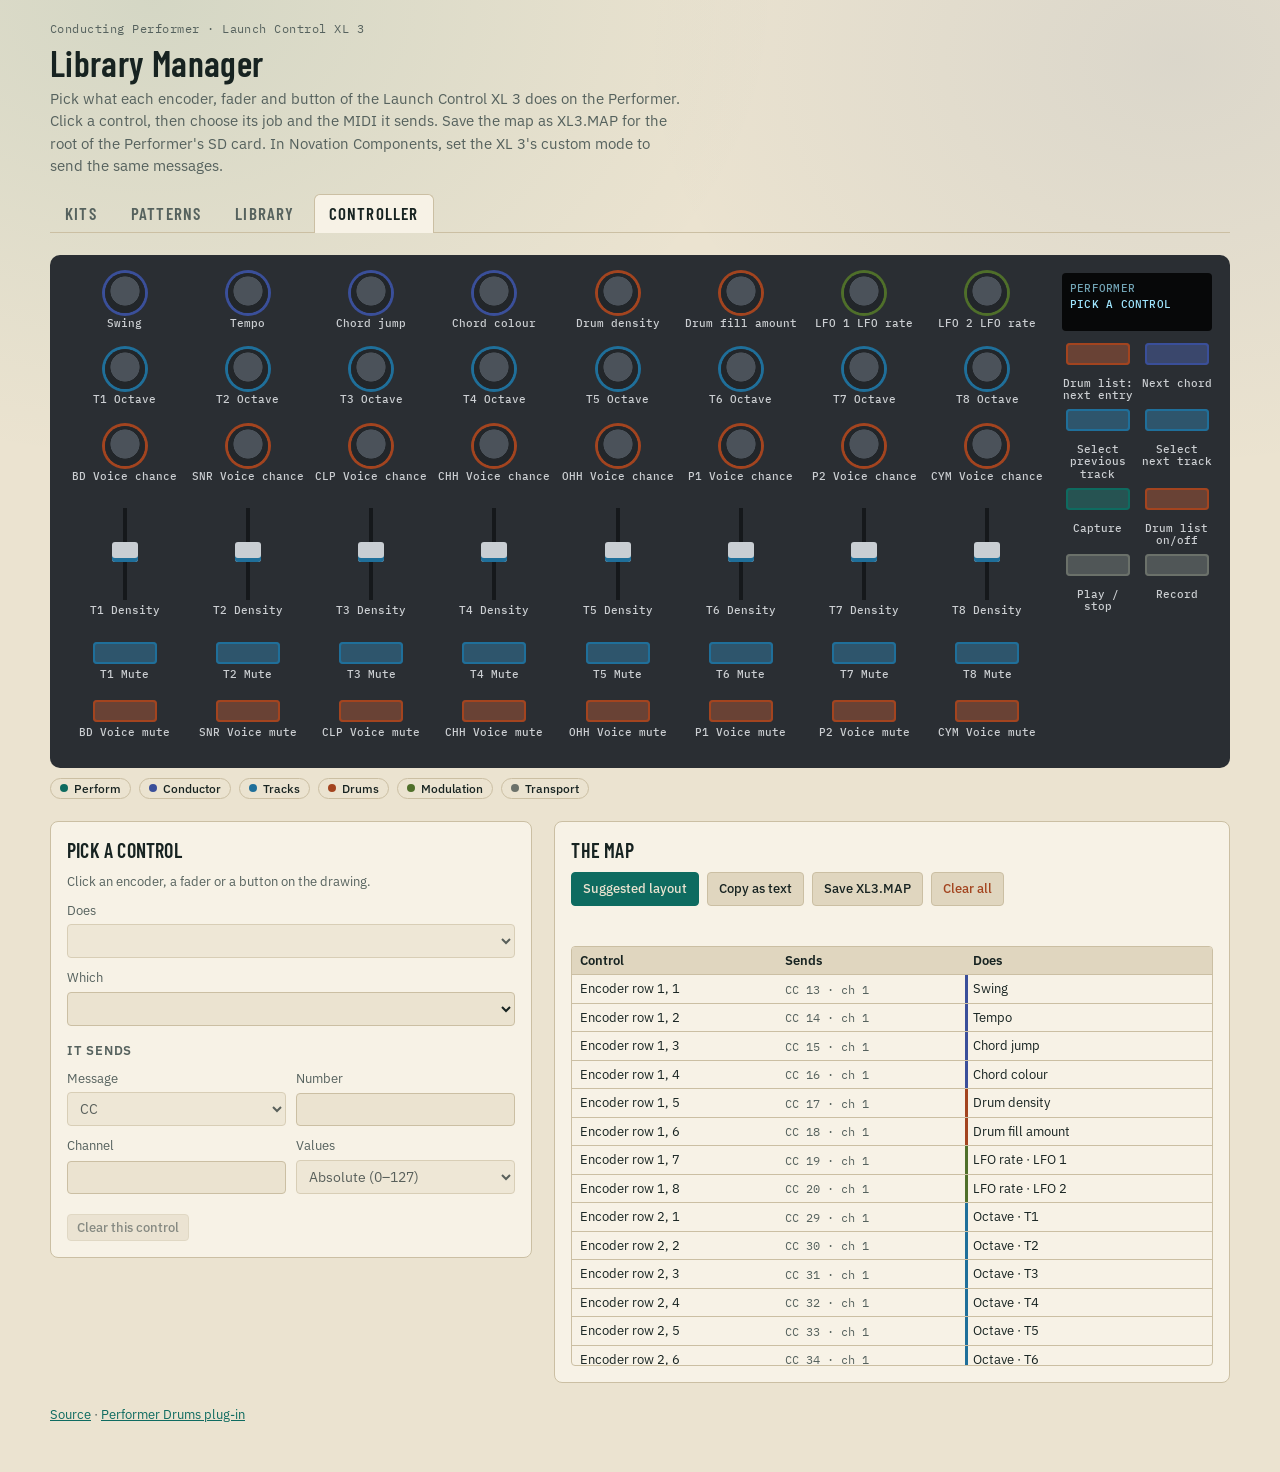
<file: controller.html>
<!doctype html>
<html lang="en">
<head>
<meta charset="utf-8">
<meta name="viewport" content="width=device-width, initial-scale=1, viewport-fit=cover">
<title>Performer Library Manager</title>
<meta name="description" content="Map a Novation Launch Control XL 3 to the Conducting Performer: pick what each encoder, fader and button does.">
<link rel="preconnect" href="https://fonts.googleapis.com">
<link rel="preconnect" href="https://fonts.gstatic.com" crossorigin>
<link rel="stylesheet" href="https://fonts.googleapis.com/css2?family=Barlow+Condensed:wght@500;600;700&family=IBM+Plex+Mono:wght@400;500&family=IBM+Plex+Sans:wght@400;500;600&display=swap">
<link rel="stylesheet" href="style.css?v=20261031b">
</head>
<body>
<div class="wrap">
  <header class="top">
    <div class="eyebrow">Conducting Performer · Launch Control XL 3</div>
    <h1>Library Manager</h1>
    <p class="lede">Pick what each encoder, fader and button of the Launch Control XL 3 does on the Performer. Click a control, then choose its job and the MIDI it sends. Save the map as XL3.MAP for the root of the Performer's SD card. In Novation Components, set the XL 3's custom mode to send the same messages.</p>
    <nav class="tabs" aria-label="Pages">
      <a class="tab" href="index.html#kits">Kits</a>
      <a class="tab" href="index.html#patterns">Patterns</a>
      <a class="tab" href="library.html">Library</a>
      <a class="tab on" href="controller.html" aria-current="page">Controller</a>
    </nav>
  </header>

  <section class="xl-bench" aria-label="Launch Control XL 3">
    <div class="xl-scroll">
      <div class="xl-panel" id="xlPanel">
        <div class="xl-main">
          <div class="xl-encoders" id="xlEncoders"></div>
          <div class="xl-faders" id="xlFaders"></div>
          <div class="xl-buttons" id="xlButtons"></div>
        </div>
        <div class="xl-side">
          <div class="xl-oled" id="xlOled" aria-live="polite"></div>
          <div class="xl-sidekeys" id="xlSide"></div>
        </div>
      </div>
    </div>
    <div class="xl-legend" id="xlLegend"></div>
  </section>

  <div class="xl-work">
    <section class="xl-editor" aria-label="The selected control">
      <h2 id="xlTitle">Pick a control</h2>
      <p class="help" id="xlKind">Click an encoder, a fader or a button on the drawing.</p>
      <div class="xl-fields">
        <label for="xlFn">Does
          <select id="xlFn" disabled></select>
        </label>
        <label for="xlIndex" id="xlIndexLabel" hidden>Which
          <select id="xlIndex"></select>
        </label>
      </div>
      <h3 class="xl-sub">It sends</h3>
      <div class="xl-midifields">
        <label for="xlMidiType">Message
          <select id="xlMidiType" disabled><option value="cc">CC</option><option value="note">Note</option></select>
        </label>
        <label for="xlMidiNum">Number
          <input id="xlMidiNum" type="number" min="0" max="127" disabled inputmode="numeric">
        </label>
        <label for="xlMidiCh">Channel
          <input id="xlMidiCh" type="number" min="1" max="16" disabled inputmode="numeric">
        </label>
        <label for="xlMidiRel" id="xlMidiRelLabel">Values
          <select id="xlMidiRel" disabled><option value="abs">Absolute (0–127)</option><option value="rel">Relative (65 up, 63 down)</option></select>
        </label>
      </div>
      <p class="help" id="xlNote"></p>
      <div class="btnrow">
        <button class="btn small" id="xlClear" disabled>Clear this control</button>
      </div>
    </section>

    <section class="xl-summary" aria-label="The whole map">
      <h2>The map</h2>
      <div class="btnrow">
        <button class="btn primary" id="xlSuggest">Suggested layout</button>
        <button class="btn" id="xlCopy">Copy as text</button>
        <button class="btn" id="xlSave">Save XL3.MAP</button>
        <button class="btn danger" id="xlClearAll">Clear all</button>
      </div>
      <div class="confirm" id="xlConfirm" hidden></div>
      <p class="status" id="xlStatus" role="status" aria-live="polite"></p>
      <textarea id="xlText" readonly hidden aria-label="The map as text"></textarea>
      <div class="xl-table-wrap"><table class="xl-table" id="xlTable"></table></div>
    </section>
  </div>

  <footer class="foot">
    <a href="https://github.com/Radio32/Performer-Library-manager">Source</a> ·
    <a href="https://github.com/Radio32/Performer-Drums">Performer Drums plug-in</a>
  </footer>
</div>

<script src="js/controller.js?v=20261031b"></script>
</body>
</html>
</file>
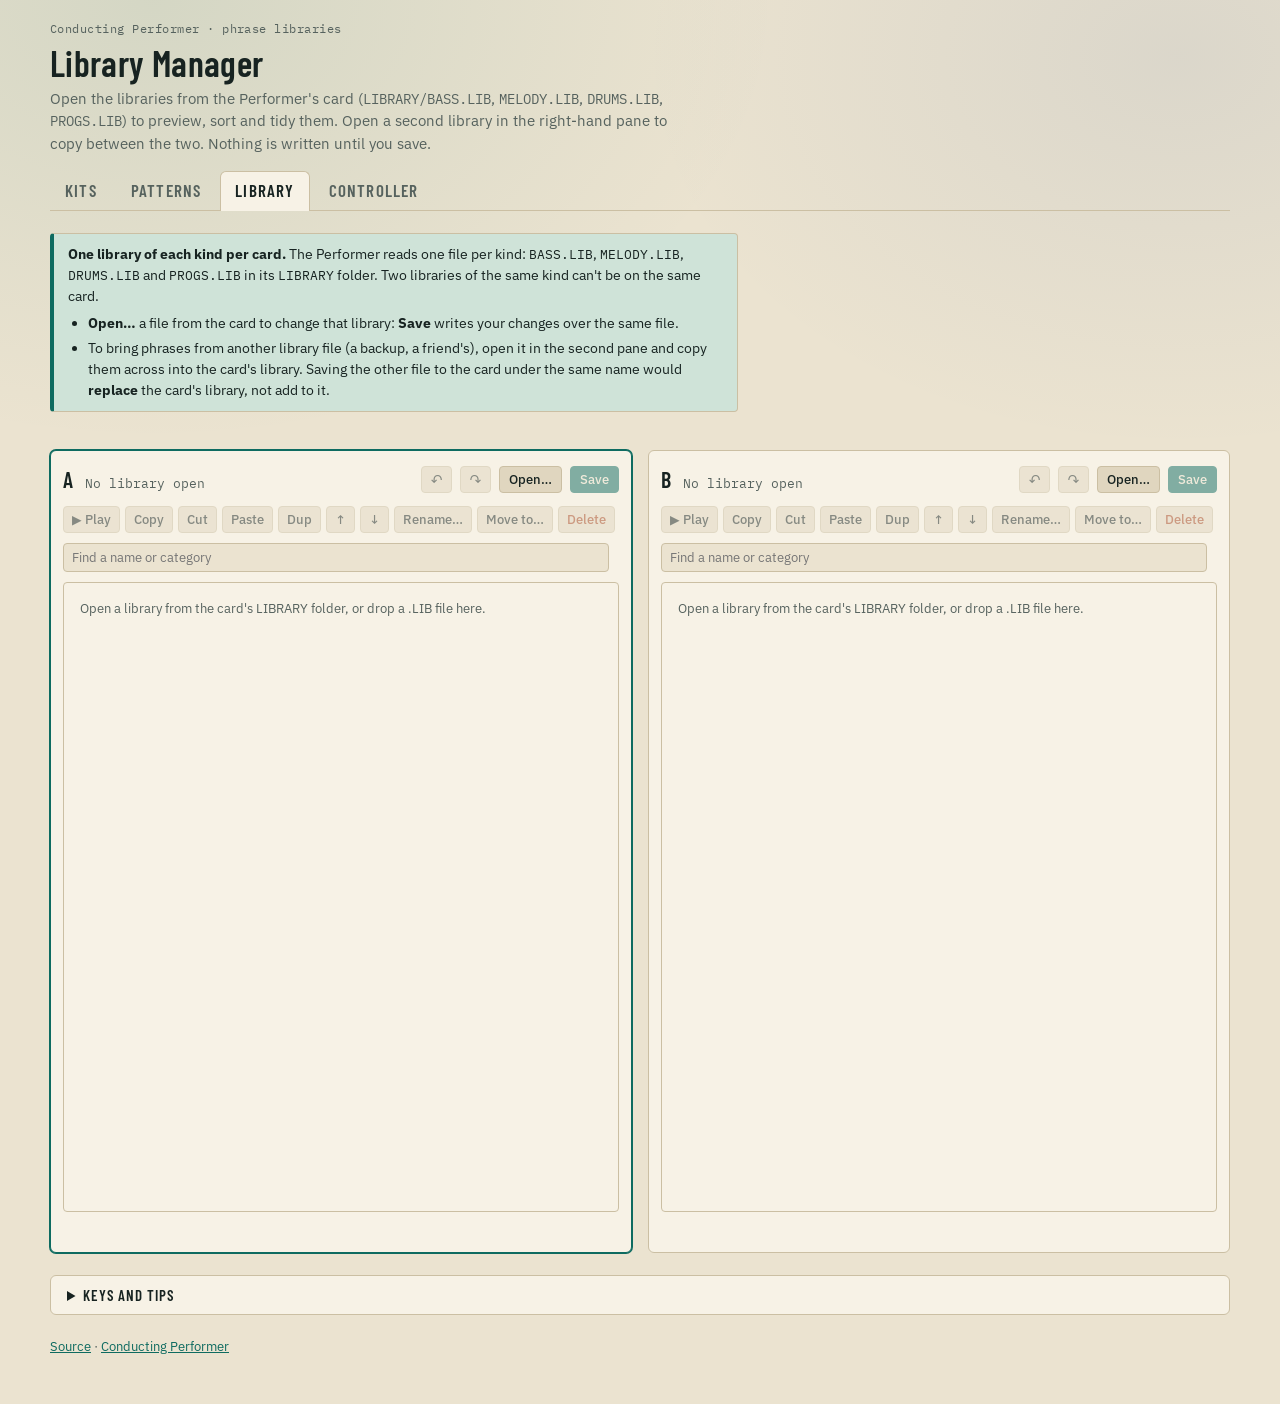
<file: library.html>
<!doctype html>
<html lang="en">
<head>
<meta charset="utf-8">
<meta name="viewport" content="width=device-width, initial-scale=1, viewport-fit=cover">
<title>Performer Library Manager</title>
<meta name="description" content="Tidy the Conducting Performer's phrase libraries: preview bass lines, melodies, drum patterns and progressions, select several, copy, paste, move and delete within a library and between two, and edit progressions chord by chord.">
<link rel="preconnect" href="https://fonts.googleapis.com">
<link rel="preconnect" href="https://fonts.gstatic.com" crossorigin>
<link rel="stylesheet" href="https://fonts.googleapis.com/css2?family=Barlow+Condensed:wght@500;600;700&family=IBM+Plex+Mono:wght@400;500&family=IBM+Plex+Sans:wght@400;500;600&display=swap">
<link rel="stylesheet" href="style.css?v=20261031b">
</head>
<body>
<div class="wrap">
  <header class="top">
    <div class="eyebrow">Conducting Performer · phrase libraries</div>
    <h1>Library Manager</h1>
    <p class="lede">Open the libraries from the Performer's card (<code>LIBRARY/BASS.LIB</code>, <code>MELODY.LIB</code>, <code>DRUMS.LIB</code>, <code>PROGS.LIB</code>) to preview, sort and tidy them. Open a second library in the right-hand pane to copy between the two. Nothing is written until you save.</p>
    <nav class="tabs" aria-label="Pages">
      <a class="tab" href="index.html#kits">Kits</a>
      <a class="tab" href="index.html#patterns">Patterns</a>
      <a class="tab on" href="library.html" aria-current="page">Library</a>
      <a class="tab" href="controller.html">Controller</a>
    </nav>
  </header>

  <div class="libnote lnote">
    <p><b>One library of each kind per card.</b> The Performer reads one file per kind: <code>BASS.LIB</code>, <code>MELODY.LIB</code>, <code>DRUMS.LIB</code> and <code>PROGS.LIB</code> in its <code>LIBRARY</code> folder. Two libraries of the same kind can't be on the same card.</p>
    <ul>
      <li><b>Open…</b> a file from the card to change that library: <b>Save</b> writes your changes over the same file.</li>
      <li>To bring phrases from another library file (a backup, a friend's), open it in the second pane and copy them across into the card's library. Saving the other file to the card under the same name would <b>replace</b> the card's library, not add to it.</li>
    </ul>
  </div>

  <div class="lpanes" id="panes"></div>

  <section class="ldetail" id="detail" aria-label="Phrase" hidden></section>

  <details class="lkeys">
    <summary>Keys and tips</summary>
    <div class="lkeys-body">
      <p><b>Select:</b> click a row; SHIFT + click a range; ⌘ (Ctrl) + click to add or remove one; click a category's name for all of it; ⌘A for everything (in the pane you clicked last).</p>
      <p><b>Edit:</b> ⌘C copy · ⌘X cut · ⌘V paste after the last selected row (into its category; with nothing selected, at the end) · ⌘D duplicate · ⌫ delete · ⌥↑ ⌥↓ move · ↑ ↓ (SHIFT) the selection · ⏎ or double-click rename · ⌘Z undo · SHIFT ⌘Z redo · SPACE play / stop.</p>
      <p><b>Categories</b> (the Performer's STYLE on S1): <b>Move to…</b> puts the selected phrases into another category, or a new one. The <b>Categories</b> list in each pane adds, renames, deletes and reorders them; deleting one moves its phrases to another category or deletes them too. Renaming a category to the name of another joins the two. A new category is kept until you save; one that has no phrases by then is left out (a library file only has categories with phrases).</p>
      <p><b>Between libraries:</b> bass lines and melodies paste into each other's library; drum patterns and progressions only into their own kind.</p>
      <p><b>On the Performer:</b> the library is browsed category by category, so saving puts each category's phrases together (where it first appears); up to 16 categories. Pattern and drum chain entries remember the number of the phrase they were loaded from (<code>LIB 012</code>), and SAVE on S1 writes an edited pattern back to that number: after phrases are moved or deleted, load an entry from the library again before saving it back.</p>
    </div>
  </details>

  <div class="confirm lconfirm" id="dialog" hidden></div>

  <footer class="foot">
    <a href="https://github.com/Radio32/Performer-Library-manager">Source</a> ·
    <a href="https://github.com/Radio32/Conducting-Performer">Conducting Performer</a>
  </footer>
</div>

<script src="js/phraselib.js?v=20261031b"></script>
<script src="js/synth.js?v=20261031b"></script>
<script src="js/library.js?v=20261031b"></script>
</body>
</html>
</file>
<file: style.css>
/* Layout: a single bench. Kit settings across the top, the eight slots as a grid
   in the drum machine's order (4 × 2, down to 1 column on phones), saving at the end. */
:root {
  --bg: #ebe3d0;              /* the moodboard's paper: sand */
  --surface: #f7f2e6;
  --surface-2: #e0d6bf;
  --fg: #172321;
  --muted: #56625e;
  --line: #cbbfa3;
  --accent: #0e6b60;          /* verdigris, deepened for light backgrounds */
  --accent-soft: #cfe3d8;
  --wave: #1c3436;
  --wave-dim: #b5ae96;
  --danger: #a3441f;
  --ok: #3d6a2a;
  --aurora-1: rgba(14, 107, 96, .10);
  --aurora-2: rgba(30, 70, 140, .08);
  --font-display: "Barlow Condensed", "Arial Narrow", sans-serif;
  --font-body: "IBM Plex Sans", system-ui, -apple-system, "Segoe UI", sans-serif;
  --font-mono: "IBM Plex Mono", ui-monospace, "SF Mono", Menlo, monospace;
  color-scheme: light;
}
@media (prefers-color-scheme: dark) {
  :root:not([data-theme="light"]) {
    --bg: #0a1013; --surface: #111a1e; --surface-2: #192529; --fg: #e2ece8; --muted: #8ea29f; --line: #24363a;
    --accent: #4fd6c3; --accent-soft: #123b39; --wave: #d6eae4; --wave-dim: #2b4447; --danger: #e8936a; --ok: #a3d17f;
    --aurora-1: rgba(22, 150, 120, .16); --aurora-2: rgba(40, 90, 200, .14);
    color-scheme: dark;
  }
}
:root[data-theme="dark"] {
  --bg: #0a1013; --surface: #111a1e; --surface-2: #192529; --fg: #e2ece8; --muted: #8ea29f; --line: #24363a;
  --accent: #4fd6c3; --accent-soft: #123b39; --wave: #d6eae4; --wave-dim: #2b4447; --danger: #e8936a; --ok: #a3d17f;
  --aurora-1: rgba(22, 150, 120, .16); --aurora-2: rgba(40, 90, 200, .14);
  color-scheme: dark;
}

* { box-sizing: border-box; }
html, body { margin: 0; }
body {
  background: radial-gradient(ellipse 70% 45% at 12% 0%, var(--aurora-1), transparent 70%),
              radial-gradient(ellipse 60% 40% at 92% 4%, var(--aurora-2), transparent 70%), var(--bg);
  color: var(--fg); font-family: var(--font-body); font-size: 15px; line-height: 1.5;
  padding: max(20px, env(safe-area-inset-top, 0px)) max(16px, env(safe-area-inset-right, 0px)) 48px max(16px, env(safe-area-inset-left, 0px));
}
.wrap { max-width: 1180px; margin: 0 auto; display: grid; gap: 22px; }
h1, h2, h3 { font-family: var(--font-display); font-weight: 600; margin: 0; letter-spacing: .01em; text-wrap: balance; }
h1 { font-size: 36px; line-height: 1.05; }
h2 { font-size: 19px; text-transform: uppercase; letter-spacing: .07em; }
h3 { font-size: 16px; text-transform: uppercase; letter-spacing: .06em; }
p { margin: 0; }
code { font-family: var(--font-mono); font-size: .9em; }
a { color: var(--accent); }
.eyebrow { font-family: var(--font-mono); font-size: 12px; color: var(--muted); letter-spacing: .04em; }
.top { display: grid; gap: 6px; }
.lede { color: var(--muted); max-width: 70ch; }
.help { font-size: 12.5px; color: var(--muted); }

/* --- kit bar --------------------------------------------------------- */
.kitbar {
  background: var(--surface); border: 1px solid var(--line); border-radius: 6px; padding: 16px;
  display: grid; grid-template-columns: 150px minmax(0, 200px) minmax(0, 1fr) auto; gap: 16px 22px; align-items: start;
}
@media (max-width: 960px) { .kitbar { grid-template-columns: 1fr 1fr; } }
@media (max-width: 520px) { .kitbar { grid-template-columns: 1fr; } }
.field { display: grid; gap: 5px; min-width: 0; }
label { font-size: 13px; }
.field > label { font-weight: 500; display: flex; justify-content: space-between; }
.count { font-family: var(--font-mono); font-size: 12px; color: var(--muted); font-weight: 400; }
input[type="number"], input[type="text"] {
  font: inherit; font-family: var(--font-mono); font-size: 16px; color: var(--fg); background: var(--bg);
  border: 1px solid var(--line); border-radius: 4px; padding: 7px 9px; width: 100%; min-width: 0;
}
input:focus-visible, button:focus-visible, .btn:focus-within, label.btn:focus-visible { outline: 2px solid var(--accent); outline-offset: 2px; }
.folder { display: grid; gap: 5px; align-content: start; min-width: 0; }
.folder code { font-size: 20px; padding: 4px 0; overflow-wrap: anywhere; }
.opts { border: 0; margin: 0; padding: 0; display: grid; gap: 4px; }
.opts legend { font-weight: 500; font-size: 13px; padding: 0; margin-bottom: 4px; }
.opts label { display: flex; gap: 8px; align-items: center; color: var(--fg); }
input[type="checkbox"] { accent-color: var(--accent); width: 16px; height: 16px; }

/* --- slots ------------------------------------------------------------ */
.slots-head { display: flex; justify-content: space-between; align-items: center; gap: 12px; flex-wrap: wrap; margin-bottom: 6px; }
.slots { display: grid; grid-template-columns: repeat(4, minmax(0, 1fr)); gap: 12px; margin-top: 12px; }
@media (max-width: 1000px) { .slots { grid-template-columns: repeat(2, minmax(0, 1fr)); } }
@media (max-width: 520px) { .slots { grid-template-columns: minmax(0, 1fr); } }

.slot {
  background: var(--surface); border: 1px solid var(--line); border-radius: 6px; padding: 12px;
  display: grid; grid-template-rows: auto 1fr auto; gap: 10px; min-width: 0; min-height: 200px;
  transition: border-color .12s, box-shadow .12s;
}
.slot.over { border-color: var(--accent); box-shadow: 0 0 0 2px var(--accent-soft); }
.slot-head { display: flex; align-items: baseline; gap: 10px; min-width: 0; }
.voice { font-family: var(--font-display); font-weight: 700; font-size: 28px; line-height: 1; letter-spacing: .02em; }
.voice-title { color: var(--muted); font-size: 13px; flex: 1; min-width: 0; }
.target { font-family: var(--font-mono); font-size: 12px; color: var(--muted); white-space: nowrap; }
.slot.filled .target { color: var(--fg); }

.drop {
  border: 1.5px dashed var(--line); border-radius: 4px; display: grid; place-items: center; text-align: center;
  padding: 14px; color: var(--muted); font-size: 13px; min-height: 92px; cursor: pointer;
}
.drop:hover { border-color: var(--muted); }
.wave { width: 100%; height: 72px; display: block; border-radius: 3px; background: var(--surface-2); }
.meta { font-size: 12.5px; color: var(--muted); display: grid; gap: 2px; min-width: 0; }
.meta .src { color: var(--fg); font-weight: 500; overflow: hidden; text-overflow: ellipsis; white-space: nowrap; }
.meta .notes { font-family: var(--font-mono); font-size: 11.5px; }
.meta .error { color: var(--danger); }
.slot-actions { display: flex; gap: 6px; flex-wrap: wrap; }

.btn {
  appearance: none; font: inherit; font-size: 13px; font-weight: 500; border-radius: 4px; padding: 6px 11px; cursor: pointer;
  border: 1px solid var(--line); background: var(--surface-2); color: var(--fg); display: inline-flex; align-items: center; gap: 6px;
}
.btn:hover { border-color: var(--muted); }
.btn.primary { background: var(--accent); color: var(--bg); border-color: var(--accent); }
.btn.small { padding: 3px 9px; font-size: 12.5px; }
.btn.danger { color: var(--danger); }
.btn:disabled { opacity: .5; cursor: default; }
.btnrow { display: flex; gap: 8px; flex-wrap: wrap; align-items: center; }

/* --- export ----------------------------------------------------------- */
.export { background: var(--surface); border: 1px solid var(--line); border-radius: 6px; padding: 16px; display: grid; gap: 12px; }
.summary { display: flex; gap: 8px 22px; flex-wrap: wrap; font-size: 14px; }
.summary b { font-family: var(--font-mono); font-weight: 500; }
.pill { display: inline-block; font-size: 12px; padding: 1px 8px; border-radius: 99px; background: var(--accent-soft); }
.pill.warn { background: var(--accent-soft); color: var(--fg); }
.status { font-size: 13.5px; min-height: 1.5em; }
.status.ok { color: var(--ok); }
.status.err { color: var(--danger); }
.confirm { display: flex; gap: 10px; flex-wrap: wrap; align-items: center; font-size: 14px; padding: 10px 12px; border-radius: 4px; background: var(--accent-soft); }
.confirm[hidden] { display: none; }

.notes { display: grid; grid-template-columns: repeat(auto-fit, minmax(260px, 1fr)); gap: 16px; }
.notes > div { display: grid; gap: 6px; align-content: start; }
.notes p { font-size: 14px; color: var(--muted); max-width: 60ch; }
.foot { font-size: 13px; color: var(--muted); }

@media (prefers-reduced-motion: reduce) { * { transition: none !important; } }

/* --- pages ------------------------------------------------------------ */
.tabs { display: flex; gap: 4px; margin-top: 10px; border-bottom: 1px solid var(--line); }
.tab {
  font-family: var(--font-display); font-weight: 600; font-size: 17px; text-transform: uppercase; letter-spacing: .07em;
  color: var(--muted); text-decoration: none; padding: 6px 14px 7px; border: 1px solid transparent; border-bottom: 0;
  border-radius: 6px 6px 0 0; margin-bottom: -1px;
}
.tab:hover { color: var(--fg); }
.tab.on { color: var(--fg); background: var(--surface); border-color: var(--line); }
.page { display: grid; gap: 22px; }
.page[hidden] { display: none; }

/* --- patterns --------------------------------------------------------- */
.libbar {
  background: var(--surface); border: 1px solid var(--line); border-radius: 6px; padding: 14px 16px;
  display: grid; grid-template-columns: minmax(0, 1fr) auto; gap: 10px 20px; align-items: center;
}
.libinfo { display: flex; gap: 6px 12px; align-items: baseline; flex-wrap: wrap; min-width: 0; }
.libinfo code { font-size: 17px; overflow-wrap: anywhere; }
.libhelp { grid-column: 1 / -1; }
.libnote { border: 1px solid var(--line); border-left: 4px solid var(--accent); border-radius: 4px; background: var(--accent-soft); padding: 10px 14px; font-size: 14px; display: grid; gap: 6px; max-width: 86ch; }
.libnote p, .libnote ul { margin: 0; }
.libnote ul { padding-left: 20px; display: grid; gap: 4px; }
.lnote { margin: 0 0 16px; }
@media (max-width: 760px) { .libbar { grid-template-columns: 1fr; } }

.patterns { display: grid; grid-template-columns: 290px minmax(0, 1fr); gap: 16px; align-items: start; }
@media (max-width: 860px) { .patterns { grid-template-columns: minmax(0, 1fr); } }

.plist { background: var(--surface); border: 1px solid var(--line); border-radius: 6px; padding: 12px; display: grid; gap: 8px; min-width: 0; }
.plist-head { display: flex; justify-content: space-between; align-items: center; gap: 8px; flex-wrap: wrap; }
.plist-items { list-style: none; margin: 0; padding: 0; max-height: 640px; overflow-y: auto; }
@media (max-width: 860px) { .plist-items { max-height: 320px; } }
.pstyle { font-family: var(--font-mono); font-size: 12.5px; color: var(--muted); padding: 12px 8px 4px; text-transform: uppercase; letter-spacing: .04em; }
.pitem button {
  appearance: none; font: inherit; font-size: 15px; width: 100%; text-align: left; display: flex; gap: 10px; align-items: baseline;
  background: none; border: 0; border-radius: 4px; padding: 8px 10px; color: var(--fg); cursor: pointer; min-width: 0;
}
.pitem button:hover { background: var(--surface-2); }
.pitem.on button { background: var(--fg); color: var(--bg); }
.pno { font-family: var(--font-mono); font-size: 13px; opacity: .75; }
.pname { overflow: hidden; text-overflow: ellipsis; white-space: nowrap; min-width: 0; }

.editor { background: var(--surface); border: 1px solid var(--line); border-radius: 6px; padding: 14px 16px; display: grid; gap: 14px; min-width: 0; }
.pfields { display: grid; grid-template-columns: 70px minmax(0, 1.4fr) minmax(0, 1fr) 70px 80px 80px; gap: 10px 14px; align-items: end; }
@media (max-width: 760px) { .pfields { grid-template-columns: 1fr 1fr 1fr; } }
.pnum code { font-size: 22px; line-height: 1.6; }
select {
  font: inherit; font-size: 14px; color: var(--fg); background: var(--bg); border: 1px solid var(--line); border-radius: 4px; padding: 6px 8px; width: 100%; min-width: 0;
}
select:focus-visible { outline: 2px solid var(--accent); outline-offset: 2px; }
.transport { display: flex; gap: 10px 14px; align-items: end; flex-wrap: wrap; }
.kitsrc { min-width: 250px; }
#play { min-width: 88px; justify-content: center; }

.grid { display: grid; gap: 3px; overflow-x: auto; padding-bottom: 4px; user-select: none; touch-action: none; }
.grow { display: grid; grid-template-columns: 44px repeat(var(--steps, 16), minmax(11px, 1fr)); gap: 2px; align-items: stretch; min-width: calc(44px + var(--steps, 16) * 13px); }
.gvoice {
  appearance: none; font-family: var(--font-display); font-weight: 700; font-size: 15px; letter-spacing: .02em; text-align: left;
  background: none; border: 0; color: var(--fg); padding: 0 4px; cursor: pointer; border-radius: 3px;
}
.gvoice:hover { background: var(--surface-2); }
.gcell { appearance: none; height: 24px; border: 0; border-radius: 2px; padding: 0; cursor: pointer; background: var(--surface-2); }
.gcell.beat { box-shadow: inset 2px 0 0 var(--line); }
.gcell.bar { margin-left: 4px; }
.gcell.on { background: var(--wave); }
.gcell.accent { background: var(--accent); }
.gcell.mark { box-shadow: inset 0 0 0 2px var(--accent); filter: brightness(1.08); }
.gcell.mark.off { background: var(--accent-soft); }
.markbar { margin-bottom: 8px; align-items: center; }
.markbar .btn.on { background: var(--accent); color: var(--bg); border-color: var(--accent); }
.gcell.now { outline: 2px solid var(--accent); outline-offset: -2px; }
.gcell.now.accent { outline-color: var(--fg); }
.gcell:focus-visible { outline: 2px solid var(--accent); outline-offset: 1px; }
.exportrow { gap: 8px; }

/* ---------------------------------------------------------------- Controller (Launch Control XL 3) */
:root {
  --cat-perform: #0e6b60;   --cat-conductor: #3a4f9a; --cat-tracks: #1f6f9a;
  --cat-drums: #a3441f;     --cat-mod: #4f6f2a;       --cat-transport: #6b716a;
  --xl-body: #2a2e33;       --xl-ink: #e8ebee;        --xl-key: #3a4047;  --xl-oled: #070809; --xl-oled-ink: #9fe6ff;
}
@media (prefers-color-scheme: dark) {
  :root:not([data-theme="light"]) {
    --cat-perform: #4fd6c3; --cat-conductor: #8fa8f2; --cat-tracks: #62bdea;
    --cat-drums: #e8936a;   --cat-mod: #a3d17f;       --cat-transport: #9fb0ad;
    --xl-body: #0c1316; --xl-key: #1f2c31;
  }
}
:root[data-theme="dark"] {
  --cat-perform: #4fd6c3; --cat-conductor: #8fa8f2; --cat-tracks: #62bdea;
  --cat-drums: #e8936a;   --cat-mod: #a3d17f;       --cat-transport: #9fb0ad;
  --xl-body: #0c1316; --xl-key: #1f2c31;
}
[data-cat="perform"] { --cat: var(--cat-perform); }
[data-cat="conductor"] { --cat: var(--cat-conductor); }
[data-cat="tracks"] { --cat: var(--cat-tracks); }
[data-cat="drums"] { --cat: var(--cat-drums); }
[data-cat="mod"] { --cat: var(--cat-mod); }
[data-cat="transport"] { --cat: var(--cat-transport); }

.xl-bench { display: grid; gap: 10px; }
.xl-scroll { overflow-x: auto; }
.xl-panel { display: grid; grid-template-columns: minmax(0, 1fr) 150px; gap: 18px; min-width: 760px;
  background: var(--xl-body); color: var(--xl-ink); border-radius: 10px; padding: 18px; }
.xl-main { display: grid; gap: 14px; }
.xl-encoders, .xl-faders, .xl-buttons { display: grid; grid-template-columns: repeat(8, minmax(0, 1fr)); gap: 8px 10px; }
.xl-ctl { position: relative; background: none; border: 0; padding: 0; color: inherit; cursor: pointer; display: grid; justify-items: center; gap: 4px; font: inherit; }
.xl-ctl:focus-visible { outline: 2px solid var(--accent); outline-offset: 3px; border-radius: 6px; }
.xl-cap { font: 500 10.5px/1.15 var(--font-mono); text-align: center; min-height: 2.3em; max-width: 100%; overflow-wrap: anywhere; color: var(--xl-ink); opacity: .85; }
.xl-ctl.on .xl-cap { opacity: 1; color: var(--accent); }
/* encoders: a knob in a light ring of the job's colour */
.xl-enc .xl-face { width: 40px; height: 40px; border-radius: 50%; background: radial-gradient(circle at 50% 45%, #4b525a 0 48%, #22262a 50% 100%);
  box-shadow: 0 0 0 3px var(--cat, #3a4047); }
.xl-enc.on .xl-face { box-shadow: 0 0 0 3px var(--cat, #3a4047), 0 0 0 6px var(--accent); }
/* faders: a slot with a cap */
.xl-fader .xl-face { width: 26px; height: 92px; border-radius: 4px; background: linear-gradient(#15181b, #15181b) center / 4px 100% no-repeat;
  position: relative; }
.xl-fader .xl-face::after { content: ""; position: absolute; left: 0; right: 0; top: 34px; height: 20px; border-radius: 3px; background: #c9ced3;
  box-shadow: inset 0 -4px 0 var(--cat, #8a929a); }
.xl-fader.on .xl-face { outline: 2px solid var(--accent); outline-offset: 3px; }
/* buttons: a pad lit in the job's colour */
.xl-btn .xl-face, .xl-side .xl-face { width: 100%; max-width: 64px; height: 22px; border-radius: 4px; background: var(--xl-key);
  box-shadow: inset 0 0 0 2px var(--cat, transparent); }
.xl-btn[data-cat]:not([data-cat=""]) .xl-face, .xl-side .xl-ctl[data-cat]:not([data-cat=""]) .xl-face { background: color-mix(in srgb, var(--cat) 45%, var(--xl-key)); }
.xl-ctl.on .xl-face { outline: 2px solid var(--accent); outline-offset: 2px; }
.xl-side { display: grid; gap: 12px; align-content: start; }
.xl-oled { background: var(--xl-oled); color: var(--xl-oled-ink); font: 500 11px/1.4 var(--font-mono); border-radius: 4px; padding: 8px; min-height: 58px; letter-spacing: .02em; }
.xl-oled div:first-child { opacity: .7; }
.xl-sidekeys { display: grid; grid-template-columns: 1fr 1fr; gap: 8px; }
.xl-side .xl-cap { min-height: 0; }
.xl-legend { display: flex; flex-wrap: wrap; gap: 8px; }
.xl-chip { font: 500 12px var(--font-body); padding: 2px 9px; border-radius: 99px; border: 1px solid var(--line); }
.xl-chip::before { content: ""; display: inline-block; width: 8px; height: 8px; border-radius: 50%; background: var(--cat); margin-right: 6px; vertical-align: 1px; }

.xl-work { display: grid; grid-template-columns: minmax(0, 1fr) minmax(0, 1.4fr); gap: 22px; align-items: start; }
@media (max-width: 860px) { .xl-work { grid-template-columns: minmax(0, 1fr); } }
.xl-editor, .xl-summary { background: var(--surface); border: 1px solid var(--line); border-radius: 8px; padding: 16px; display: grid; gap: 10px; min-width: 0; }
.xl-editor h2, .xl-summary h2 { font: 600 20px var(--font-display); margin: 0; letter-spacing: .01em; }
.xl-fields { display: grid; gap: 10px; }
.xl-fields label { display: grid; gap: 4px; font-size: 13px; color: var(--muted); }
.xl-fields select { font: 14px var(--font-body); padding: 6px 8px; border: 1px solid var(--line); border-radius: 4px; background: var(--bg); color: var(--fg); }
.xl-table-wrap { max-height: 420px; overflow: auto; border: 1px solid var(--line); border-radius: 4px; }
.xl-table { border-collapse: collapse; width: 100%; font-size: 13px; }
.xl-table th, .xl-table td { text-align: left; padding: 4px 8px; border-bottom: 1px solid var(--line); }
.xl-table th { position: sticky; top: 0; background: var(--surface-2); font-weight: 600; }
.xl-table tr { cursor: pointer; }
.xl-table tr.on td { background: var(--accent-soft); }
.xl-table td[data-cat] { box-shadow: inset 3px 0 0 var(--cat); }
#xlText { width: 100%; min-height: 160px; font: 12px var(--font-mono); background: var(--bg); color: var(--fg); border: 1px solid var(--line); border-radius: 4px; padding: 8px; }
.xl-sub { font: 600 13px var(--font-body); letter-spacing: .06em; text-transform: uppercase; color: var(--muted); margin: 6px 0 0; }
.xl-midifields { display: grid; grid-template-columns: repeat(2, minmax(0, 1fr)); gap: 10px; }
.xl-midifields label { display: grid; gap: 4px; font-size: 13px; color: var(--muted); }
.xl-midifields select, .xl-midifields input { font: 14px var(--font-body); padding: 6px 8px; border: 1px solid var(--line); border-radius: 4px; background: var(--bg); color: var(--fg); width: 100%; }
.xl-table td.xl-midi { font: 12px var(--font-mono); color: var(--muted); white-space: nowrap; }

/* --- library page: two panes, the phrase below ------------------------ */
.lpanes { display: grid; grid-template-columns: minmax(0, 1fr) minmax(0, 1fr); gap: 16px; align-items: start; }
@media (max-width: 900px) { .lpanes { grid-template-columns: minmax(0, 1fr); } }
.lpane { background: var(--surface); border: 1px solid var(--line); border-radius: 6px; padding: 12px; display: grid; gap: 10px; min-width: 0; }
.lpane.active { border-color: var(--accent); box-shadow: 0 0 0 1px var(--accent); }
.lpane.over { background: var(--accent-soft); }
.lpane-head { display: flex; justify-content: space-between; align-items: center; gap: 10px; flex-wrap: wrap; }
.lpane-title { display: flex; align-items: baseline; gap: 10px; min-width: 0; }
.lpane-title h2 { font-size: 22px; }
.lpane-file { font: 12.5px var(--font-mono); color: var(--muted); overflow-wrap: anywhere; }
.lpane-file.dirty { color: var(--accent); }
.ltools { gap: 5px; }
.ltools .btn { padding: 3px 8px; }
.lfilter { display: flex; gap: 10px; align-items: center; }
.lfilter input { flex: 1; min-width: 0; font: 13px var(--font-body); padding: 5px 8px; border: 1px solid var(--line); border-radius: 4px; background: var(--bg); color: var(--fg); }
.lcount { white-space: nowrap; }
.llist { list-style: none; margin: 0; padding: 0; height: min(70vh, 760px); overflow: auto; border: 1px solid var(--line); border-radius: 4px; outline: none; user-select: none; }
.lstyle { position: sticky; top: 0; z-index: 1; background: var(--surface-2); border-bottom: 1px solid var(--line); display: flex; align-items: center; gap: 8px; padding: 0 8px; }
.lstyle-name { appearance: none; border: 0; background: none; color: var(--fg); font: 600 15px var(--font-display); letter-spacing: .08em; text-transform: uppercase; padding: 7px 0; cursor: pointer; }
.lstyle-name:hover { color: var(--accent); }
.lrow { display: grid; grid-template-columns: 40px minmax(0, 1fr) auto 180px; gap: 12px; align-items: center; padding: 6px 10px; border-bottom: 1px solid var(--line); cursor: pointer; font-size: 14.5px; min-height: 48px; }
.lrow:hover { background: var(--bg); }
.lrow.on { background: var(--accent-soft); }
.lrow.cursor { box-shadow: inset 3px 0 0 var(--accent); }
.lno { font: 12.5px var(--font-mono); color: var(--muted); }
.lname { overflow: hidden; text-overflow: ellipsis; white-space: nowrap; }
.lmeta { font: 12.5px var(--font-mono); color: var(--muted); white-space: nowrap; overflow: hidden; text-overflow: ellipsis; max-width: 260px; }
.lmini { width: 180px; height: 36px; display: block; border-radius: 3px; background: var(--bg); }
@media (max-width: 560px) { .lrow { grid-template-columns: 34px minmax(0, 1fr) 110px; } .lrow .lmeta { display: none; } .lmini { width: 110px; height: 30px; } }
.lrow:not(:has(canvas)) { grid-template-columns: 40px minmax(0, 1fr) minmax(0, 1.4fr); }
.lempty { padding: 16px; color: var(--muted); font-size: 13px; }
.lstatus { min-height: 1.4em; font-size: 13px; }
.ldetail { background: var(--surface); border: 1px solid var(--line); border-radius: 6px; padding: 16px; display: grid; gap: 12px; min-width: 0; }
.ldetail[hidden] { display: none; }
.ldetail-head { display: flex; justify-content: space-between; align-items: center; gap: 12px; }
.ldetail .pfields { display: flex; flex-wrap: wrap; }
.ldetail .pfields .field { flex: 0 0 90px; }
.ldetail .pfields .field:nth-child(-n+2) { flex: 1 1 200px; }
.ldetail .pfields .field:last-child { flex: 0 0 130px; }
.ldetail input, .ldetail select { font: 14px var(--font-body); padding: 5px 8px; border: 1px solid var(--line); border-radius: 4px; background: var(--bg); color: var(--fg); width: 100%; min-width: 0; }
.lbig { width: 100%; height: 150px; display: block; border: 1px solid var(--line); border-radius: 4px; background: var(--bg); }
.lbig.drums { height: 180px; }
.pedit { display: grid; gap: 10px; }
.pcards { display: grid; grid-template-columns: repeat(auto-fill, minmax(160px, 1fr)); gap: 10px; }
.pcard { border: 1px solid var(--line); border-radius: 6px; padding: 8px; display: grid; gap: 6px; background: var(--bg); align-content: start; }
.pcard-top { display: flex; align-items: center; gap: 8px; }
.pcard-no { font: 11.5px var(--font-mono); color: var(--muted); }
.pcard-name { font: 600 20px var(--font-display); flex: 1; overflow-wrap: anywhere; }
.pcard-fields { display: grid; grid-template-columns: 1fr 1.3fr; gap: 6px; }
.pcard select { font-size: 13px; padding: 3px 6px; }
.pcard-colour { display: flex; gap: 6px; align-items: center; justify-content: space-between; }
.pcard-colour .help { font-family: var(--font-mono); font-size: 11px; }
.pcard-acts { display: grid; grid-template-columns: repeat(4, minmax(0, 1fr)); gap: 4px; }
.pcard-acts .btn { padding: 2px 0; justify-content: center; }
.lkeys { background: var(--surface); border: 1px solid var(--line); border-radius: 6px; padding: 10px 16px; }
.lkeys summary { cursor: pointer; font: 600 15px var(--font-display); letter-spacing: .06em; text-transform: uppercase; }
.lkeys-body { display: grid; gap: 8px; padding-top: 8px; font-size: 13.5px; max-width: 90ch; }
.lconfirm { position: fixed; left: 50%; bottom: 24px; transform: translateX(-50%); z-index: 10; box-shadow: 0 4px 18px rgba(0,0,0,.35); max-width: calc(100vw - 32px); }
.lconfirm input { font: 14px var(--font-body); padding: 5px 8px; border: 1px solid var(--line); border-radius: 4px; background: var(--bg); color: var(--fg); }
.lcats { border: 1px solid var(--line); border-radius: 4px; padding: 4px 8px; }
.lcats[hidden] { display: none; }
.lcats summary { cursor: pointer; font: 600 13px var(--font-display); letter-spacing: .08em; text-transform: uppercase; }
.lcats-body { display: grid; gap: 4px; padding: 6px 0 4px; }
.lcat { display: grid; grid-template-columns: minmax(0, 1fr) 40px auto auto auto auto; gap: 6px; align-items: center; }
.lcat-name { appearance: none; border: 0; background: none; color: var(--fg); font: 13px var(--font-body); text-align: left; padding: 2px 0; cursor: pointer; overflow: hidden; text-overflow: ellipsis; white-space: nowrap; }
.lcat-name:hover { color: var(--accent); }
.lcats-body > .btn { justify-self: start; margin-top: 4px; }
</file>
